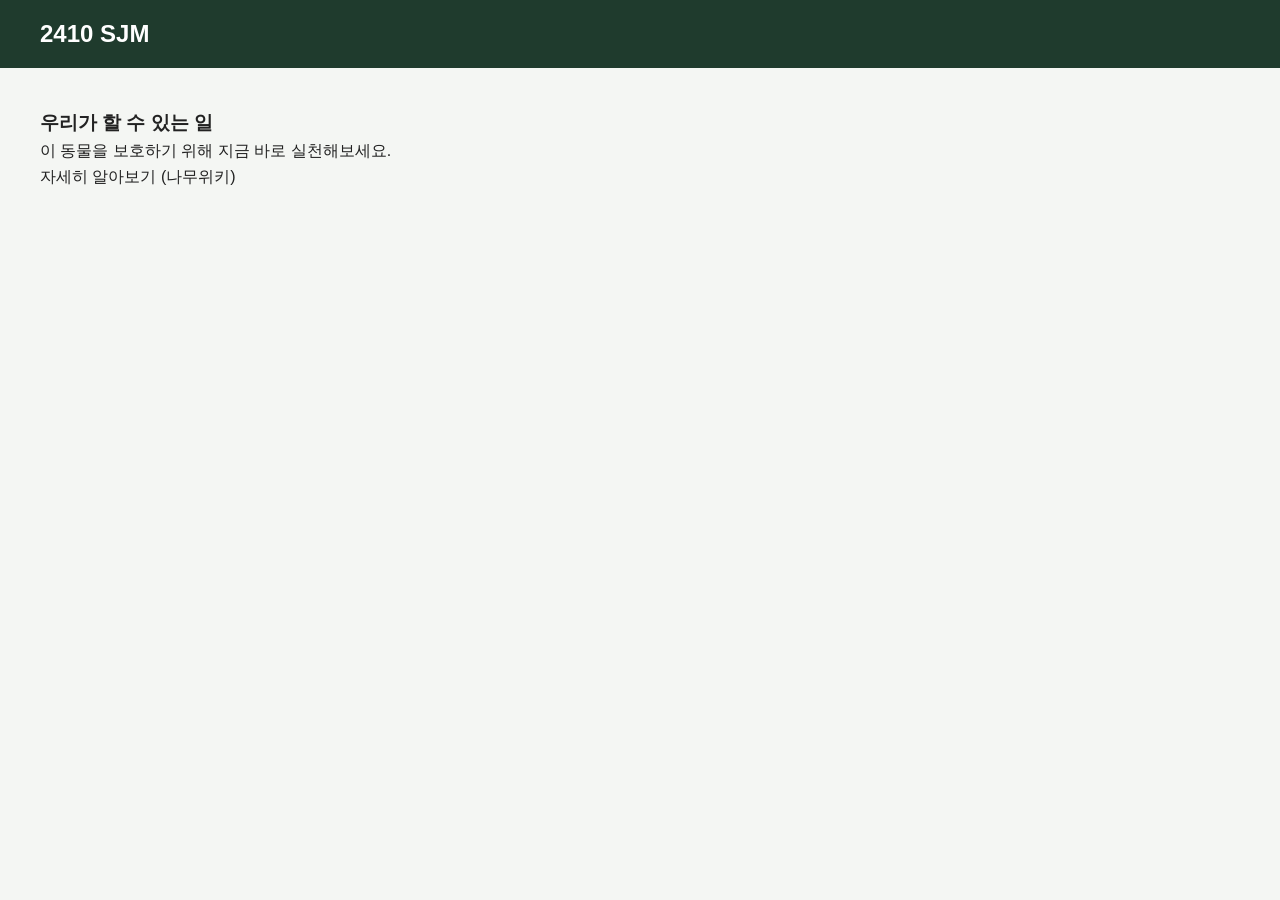
<file: detail.html>
<!DOCTYPE html>
<html lang="ko">
<head>
    <meta charset="UTF-8">
    <title>동물 상세 정보</title>
    <link rel="stylesheet" href="style.css">
</head>
<body>
    <nav><h2>2410 SJM</h2></nav>
    <section class="wiki-container">
        <div id="animal-content">
            <h1 id="title"></h1>
            <p id="description"></p>
            <div id="action-zone">
                <h3>우리가 할 수 있는 일</h3>
                <p>이 동물을 보호하기 위해 지금 바로 실천해보세요.</p>
                <a href="#" id="wiki-link" target="_blank">자세히 알아보기 (나무위키)</a>
            </div>
        </div>
    </section>

    <script src="data.js"></script>
    <script>
        const params = new URLSearchParams(window.location.search);
        const name = params.get('name');
        const animal = animals.find(a => a.name === name);

        if (animal) {
            document.getElementById('title').innerText = animal.name;
            document.getElementById('description').innerText = animal.desc;
            document.getElementById('wiki-link').href = `https://namu.wiki/w/${encodeURIComponent(animal.name)}`;
        }
    </script>
</body>
</html>
</file>
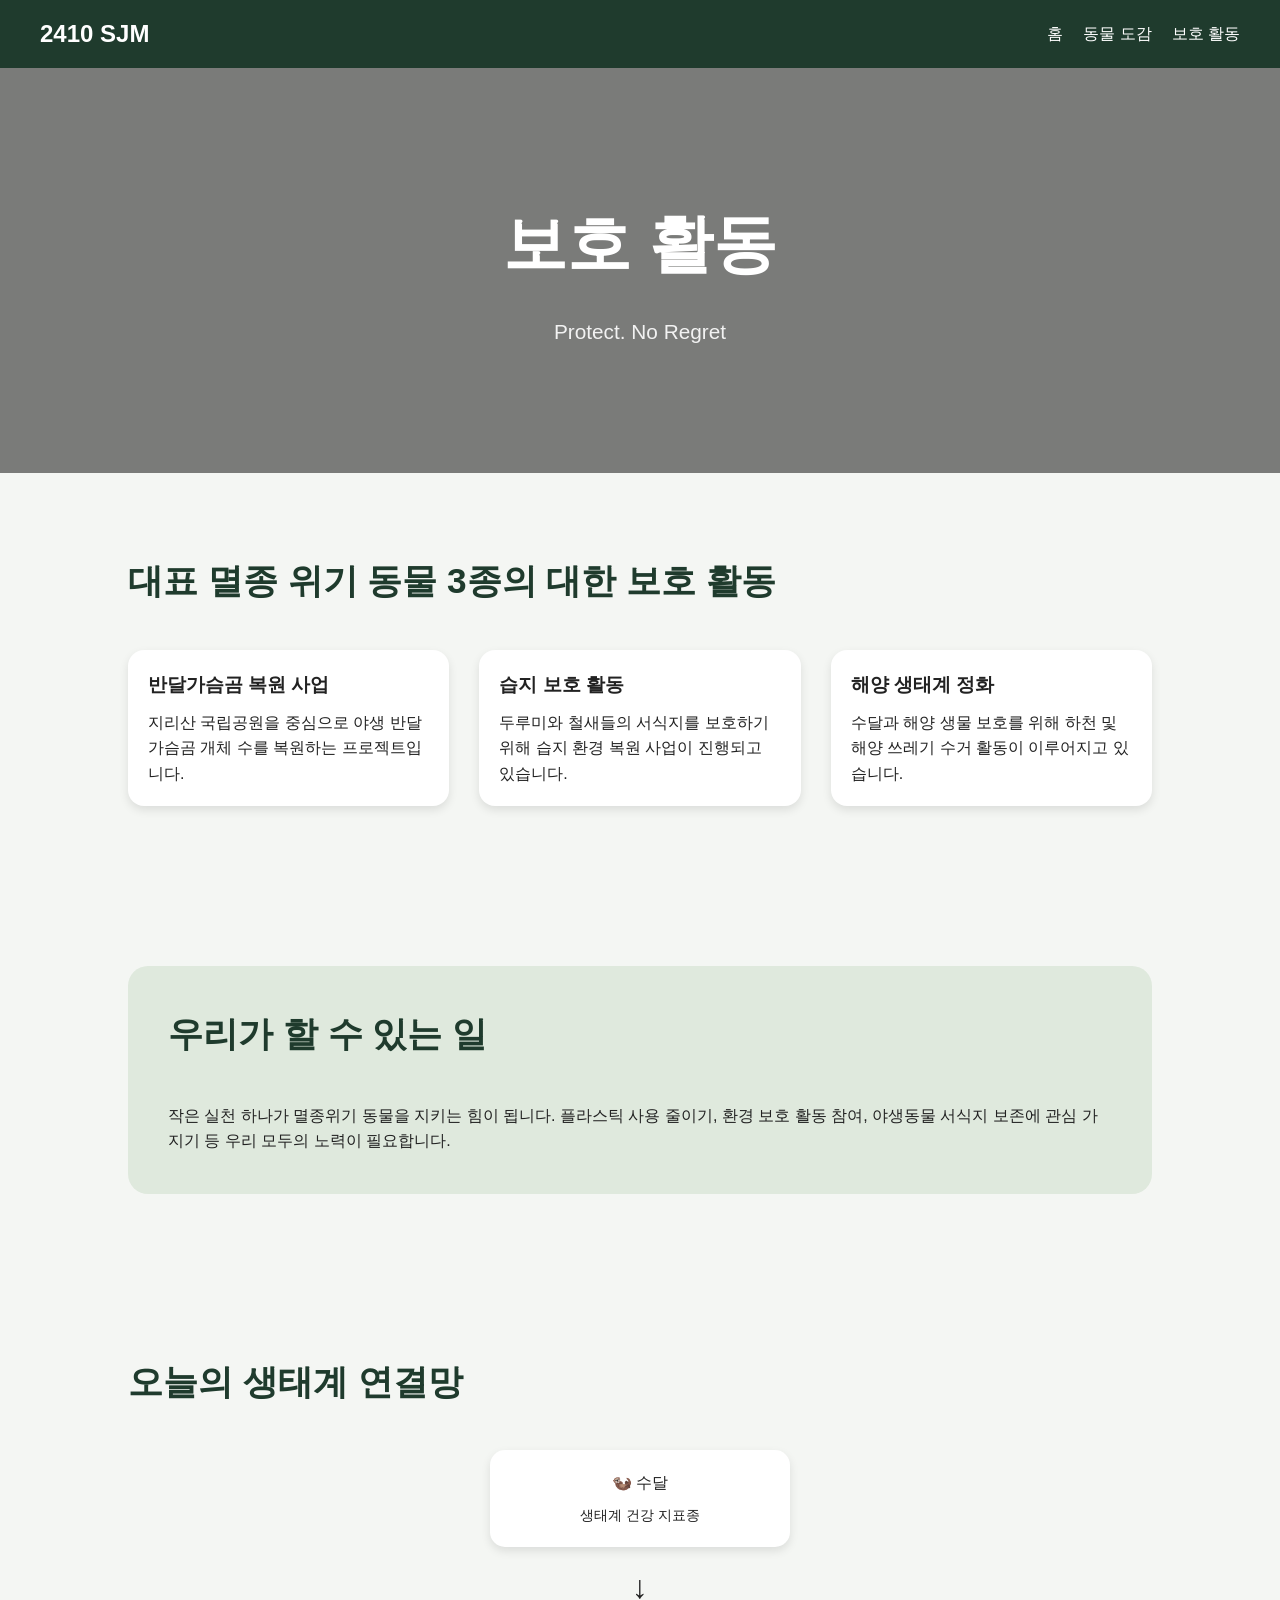
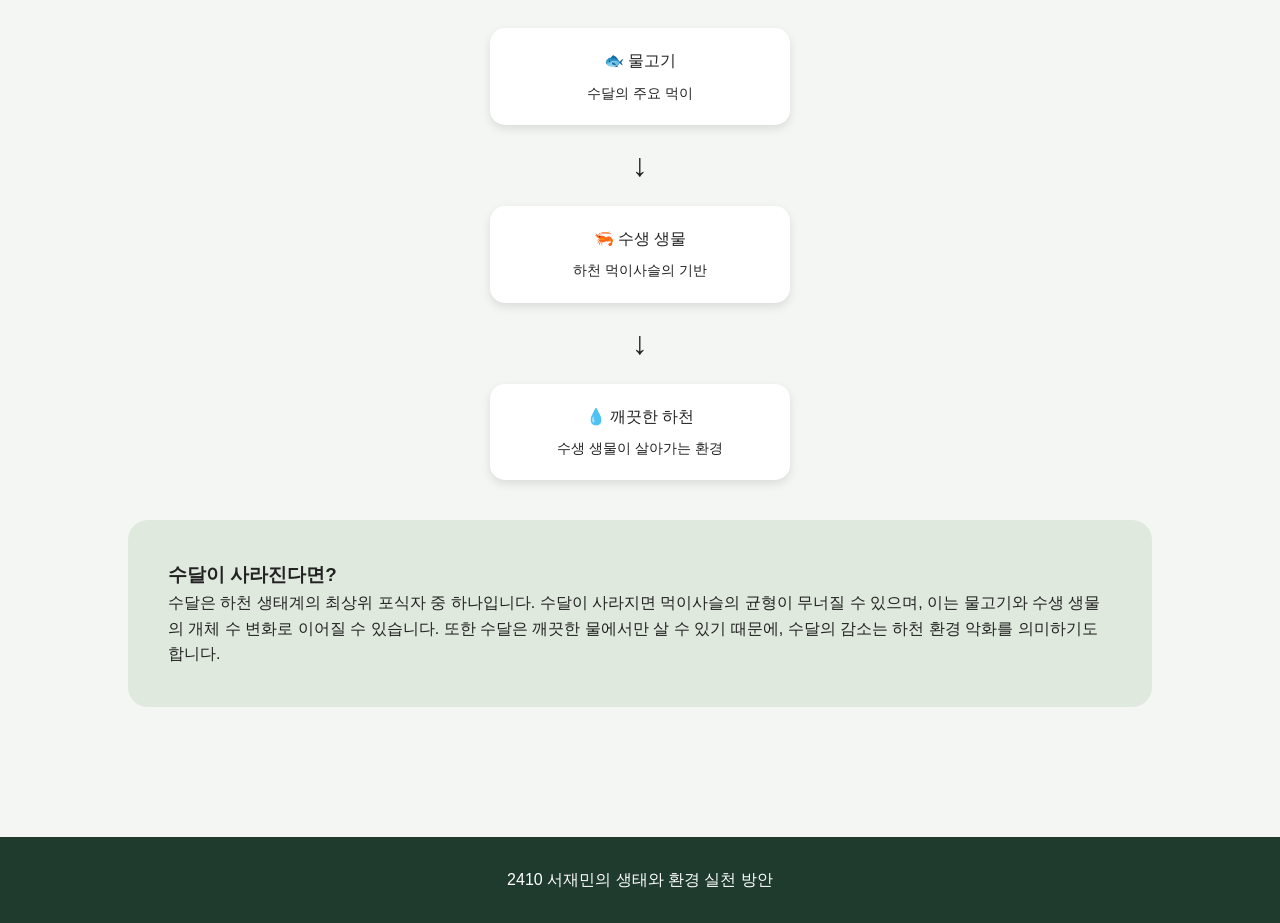
<file: protection.html>
<!DOCTYPE html>
<html lang="ko">
<head>
  <meta charset="UTF-8">
  <meta name="viewport" content="width=device-width, initial-scale=1.0">

  <title>보호 활동 | 대한민국 멸종위기 동물</title>

  <link rel="stylesheet" href="style.css">
</head>

<body>

  <!-- 네비게이션 -->
  <nav>
    <h2>2410 SJM</h2>

    <ul>
      <li><a href="index.html">홈</a></li>
      <li><a href="animals.html">동물 도감</a></li>
      <li><a href="protection.html">보호 활동</a></li>
    </ul>
  </nav>

  <!-- 페이지 헤더 -->
  <header class="sub-header">

    <div class="hero">
      <h1>보호 활동</h1>

      <p>
        Protect. No Regret
      </p>
    </div>

  </header>

  <!-- 보호 활동 소개 -->
  <section>

    <h2 class="section-title">
      대표 멸종 위기 동물 3종의 대한 보호 활동
    </h2>

    <div class="animal-grid">

      <!-- 카드 1 -->
      <div class="animal-card">

        <div class="animal-info">
          <h3>반달가슴곰 복원 사업</h3>

          <p>
            지리산 국립공원을 중심으로
            야생 반달가슴곰 개체 수를 복원하는 프로젝트입니다.
          </p>
        </div>

      </div>

      <!-- 카드 2 -->
      <div class="animal-card">

        <div class="animal-info">
          <h3>습지 보호 활동</h3>

          <p>
            두루미와 철새들의 서식지를 보호하기 위해
            습지 환경 복원 사업이 진행되고 있습니다.
          </p>
        </div>

      </div>

      <!-- 카드 3 -->
      <div class="animal-card">

        <div class="animal-info">
          <h3>해양 생태계 정화</h3>

          <p>
            수달과 해양 생물 보호를 위해
            하천 및 해양 쓰레기 수거 활동이 이루어지고 있습니다.
          </p>
        </div>

      </div>

    </div>

  </section>

  <!-- 우리가 할 수 있는 일 -->
  <section>

    <div class="about">

      <h2 class="section-title">
        우리가 할 수 있는 일
      </h2>

      <p>
        작은 실천 하나가 멸종위기 동물을 지키는 힘이 됩니다.
        플라스틱 사용 줄이기, 환경 보호 활동 참여,
        야생동물 서식지 보존에 관심 가지기 등
        우리 모두의 노력이 필요합니다.
      </p>

    </div>

  </section>

  <section>

    <h2 class="section-title">
      오늘의 생태계 연결망
    </h2>

    <div class="ecosystem">

      <div class="eco-box">
        🦦 수달
        <p>생태계 건강 지표종</p>
      </div>

      <div class="arrow">↓</div>

      <div class="eco-box">
        🐟 물고기
        <p>수달의 주요 먹이</p>
      </div>

      <div class="arrow">↓</div>

      <div class="eco-box">
        🦐 수생 생물
        <p>하천 먹이사슬의 기반</p>
      </div>

      <div class="arrow">↓</div>

      <div class="eco-box">
        💧 깨끗한 하천
        <p>수생 생물이 살아가는 환경</p>
      </div>

    </div>

    <div class="about">

      <h3>수달이 사라진다면?</h3>

      <p>
        수달은 하천 생태계의 최상위 포식자 중 하나입니다.
        수달이 사라지면 먹이사슬의 균형이 무너질 수 있으며,
        이는 물고기와 수생 생물의 개체 수 변화로 이어질 수 있습니다.
        또한 수달은 깨끗한 물에서만 살 수 있기 때문에,
        수달의 감소는 하천 환경 악화를 의미하기도 합니다.
      </p>

    </div>

  </section>

  <!-- 푸터 -->
  <footer>
    <p>
      2410 서재민의 생태와 환경 실천 방안
    </p>
  </footer>

</body>
</html>
</file>
<file: style.css>
* {
  margin: 0;
  padding: 0;
  box-sizing: border-box;
}

body {
  font-family: sans-serif;
  background-color: #f4f6f3;
  color: #222;
  line-height: 1.6;
}

/* 메인 화면 */

header {
  height: 100vh;

  background-image:
    linear-gradient(rgba(0,0,0,0.5), rgba(0,0,0,0.5)),
    url("https://images.unsplash.com/photo-1473773508845-188df298d2d1");

  background-size: cover;
  background-position: center;

  display: flex;
  justify-content: center;
  align-items: center;

  text-align: center;
  color: white;

  padding: 20px;
}

.hero h1 {
  font-size: 4rem;
  margin-bottom: 20px;
}

.hero p {
  font-size: 1.3rem;
  opacity: 0.9;
}

/* 네비게이션 */

nav {
  background-color: #1f3b2d;

  padding: 15px 40px;

  display: flex;
  justify-content: space-between;
  align-items: center;

  position: sticky;
  top: 0;
}

nav h2 {
  color: white;
}

nav ul {
  display: flex;
  list-style: none;
  gap: 20px;
}

nav a {
  color: white;
  text-decoration: none;
  transition: 0.2s;
}

nav a:hover {
  opacity: 0.7;
}

/* 공통 섹션 */

section {
  padding: 80px 10%;
}

.section-title {
  font-size: 2.2rem;
  margin-bottom: 40px;
  color: #1f3b2d;
}

/* 소개 영역 */

.about {
  background-color: #dfe9dd;
  border-radius: 20px;
  padding: 40px;
}

/* 동물 카드 */

.animal-grid {
  display: grid;

  grid-template-columns:
    repeat(auto-fit, minmax(250px, 1fr));

  gap: 30px;
}

.animal-card {
  background-color: white;

  border-radius: 16px;
  overflow: hidden;

  box-shadow: 0 4px 10px rgba(0,0,0,0.1);

  transition: 0.3s;

  transition: all 0.5s ease;
}

.animal-card[style*="display: none"] {
  opacity: 0;
  transform: scale(0.9);
}

.animal-card:hover {
  transform: translateY(-5px);
}

.animal-card img {
  width: 100%;
  height: 220px;
  object-fit: cover;
}

.animal-info {
  padding: 20px;
}

.animal-info h3 {
  margin-bottom: 10px;
}

.danger {
  display: inline-block;

  margin-top: 10px;
  padding: 6px 12px;

  border-radius: 999px;

  background-color: #c0392b;
  color: white;

  font-size: 0.9rem;
}


.warning {
  display: inline-block;

  margin-top: 10px;
  padding: 6px 12px;

  border-radius: 999px;

  background-color: #e67e22;
  color: white;

  font-size: 0.9rem;
}

/* 푸터 */

footer {
  background-color: #1f3b2d;
  color: white;

  text-align: center;

  padding: 30px;
  margin-top: 50px;
}

/* 반응형 */

@media (max-width: 768px) {

  .hero h1 {
    font-size: 2.5rem;
  }

  nav {
    flex-direction: column;
    gap: 15px;
  }

}

/* 서브 페이지 헤더 */

.sub-header {
  height: 45vh;

  background-image:
    linear-gradient(rgba(0,0,0,0.5), rgba(0,0,0,0.5)),
    url("https://images.unsplash.com/photo-1506744038136-46273834b3fb");

  background-size: cover;
  background-position: center;

  display: flex;
  justify-content: center;
  align-items: center;

  text-align: center;
  color: white;

  padding: 20px;
}

/* 필터 버튼 */

.filter-buttons {
  display: flex;
  gap: 15px;

  margin-bottom: 40px;
  flex-wrap: wrap;
}

.filter-buttons button {
  padding: 10px 18px;

  border: none;
  border-radius: 999px;

  background-color: #1f3b2d;
  color: white;

  cursor: pointer;

  transition: 0.2s;
}

.filter-buttons button:hover {
  opacity: 0.8;
}

a {
  text-decoration: none; /* 밑줄 제거 */
  color: inherit;       /* 부모 요소(카드)의 글자 색상을 그대로 상속 */
}

/* 카드가 링크일 때 디자인 초기화 */
.card-link {
    text-decoration: none;
    color: #222; /* 원래 본문 색상으로 고정 */
    display: block;       /* 영역 전체 클릭 가능하게 설정 */
}

/* 마우스 올렸을 때 효과 유지 */
.card-link:hover .animal-card {
    transform: translateY(-5px);
}

/* detail.html에 적용할 스타일 */
.wiki-container {
  display: grid;
  grid-template-columns: 2fr 1fr; /* 본문 2 : 정보표 1 비율 */
  gap: 30px;
  padding: 40px;
}

.infobox {
  border: 1px solid #a2a9b1;
  background-color: #f8f9fa;
  padding: 15px;
  font-size: 0.9rem;
}

.infobox th {
  text-align: left;
  border-bottom: 1px solid #ccc;
  padding: 5px;
}


.ecosystem {
  display: flex;
  flex-direction: column;
  align-items: center;
  gap: 15px;

  margin-bottom: 40px;
}

.eco-box {
  width: 300px;

  background: white;

  padding: 20px;

  border-radius: 15px;

  text-align: center;

  box-shadow: 0 4px 10px rgba(0,0,0,0.1);
}

.eco-box p {
  margin-top: 8px;
  font-size: 0.9rem;
}

.arrow {
  font-size: 2rem;
  font-weight: bold;
}
</file>
